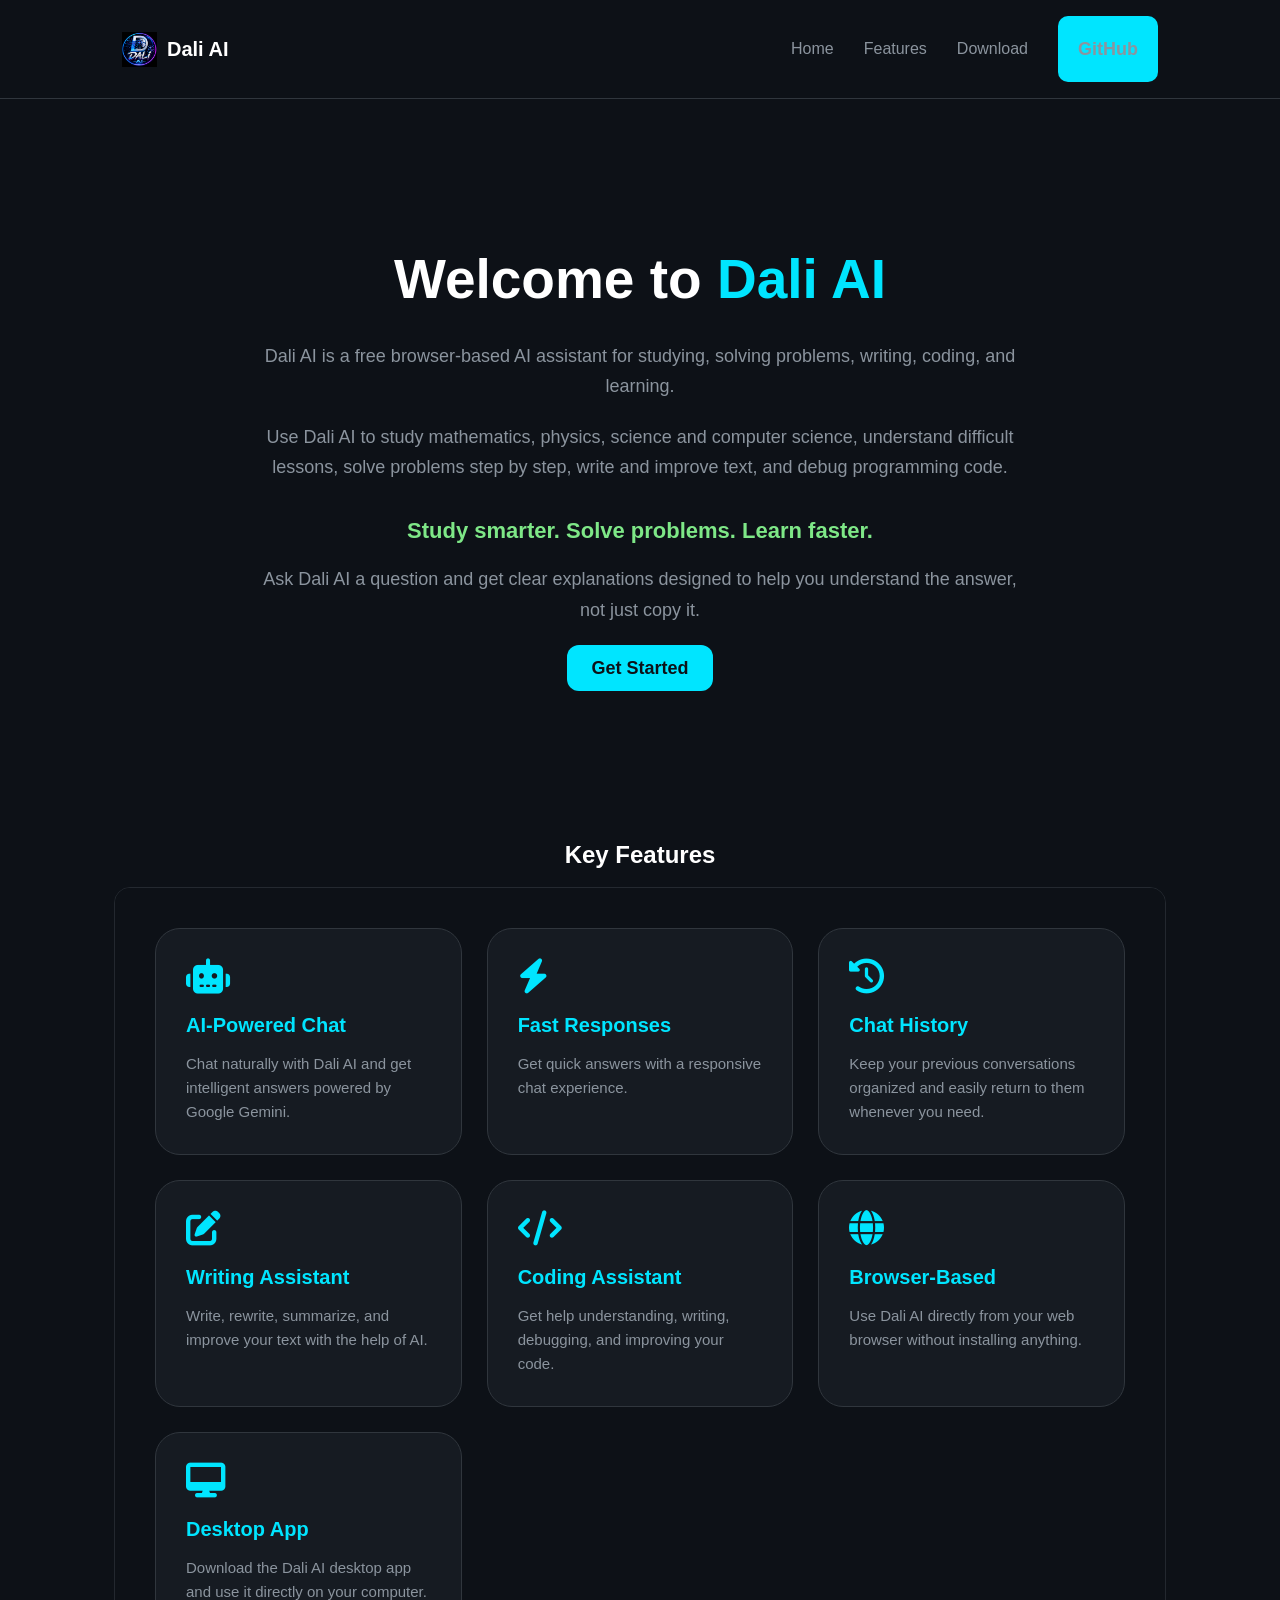
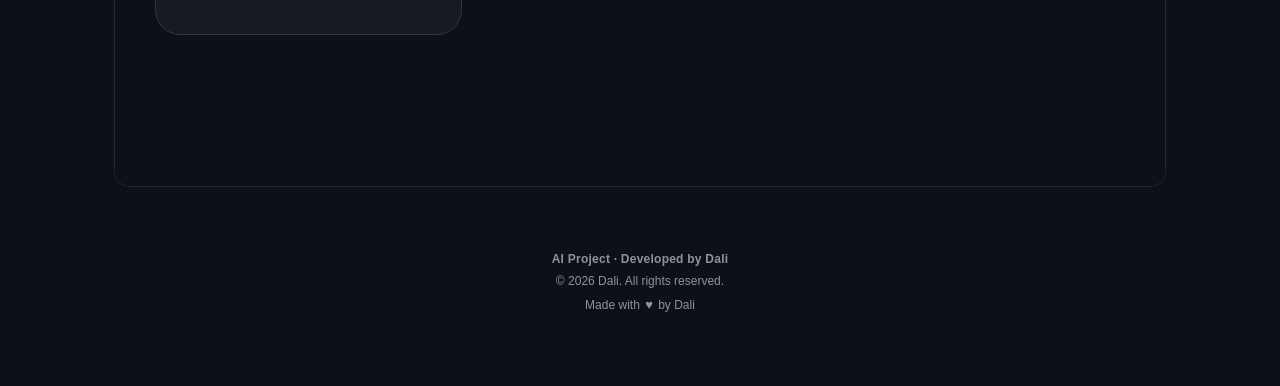
<file: index.html>
<!DOCTYPE html>
<html lang="en">
<head>
    <meta charset="UTF-8">
    <meta name="viewport" content="width=device-width, initial-scale=1.0, viewport-fit=cover">
    <title>Dali AI — AI Assistant for Study, Math, Physics, Science & Coding</title>
    <meta name="description" content="Dali AI is a browser-based AI assistant for studying, mathematics, physics, science, writing and programming. Ask questions, solve problems, understand lessons and debug code.">
    <meta name="robots" content="index, follow, max-image-preview:large">
    <link rel="canonical" href="https://daliai-lyart.vercel.app/">
    <meta name="theme-color" content="#0D1117">

    <meta property="og:type" content="website">
    <meta property="og:site_name" content="Dali AI">
    <meta property="og:title" content="Dali AI — AI Assistant for Study, Math, Physics, Science & Coding">
    <meta property="og:description" content="Study, solve mathematics and physics problems, explore science, write, learn and debug code with Dali AI.">
    <meta property="og:url" content="https://daliai-lyart.vercel.app/">
    <meta property="og:image" content="https://daliai-lyart.vercel.app/logo.png">
    <meta property="og:image:alt" content="Dali AI logo">

    <meta name="twitter:card" content="summary_large_image">
    <meta name="twitter:title" content="Dali AI — AI Assistant for Study, Math, Physics, Science & Coding">
    <meta name="twitter:description" content="An AI assistant for studying, mathematics, physics, science and programming.">
    <meta name="twitter:image" content="https://daliai-lyart.vercel.app/logo.png">

    <script type="application/ld+json">
    {
      "@context": "https://schema.org",
      "@graph": [
        {
          "@type": "WebSite",
          "@id": "https://daliai-lyart.vercel.app/#website",
          "url": "https://daliai-lyart.vercel.app/",
          "name": "Dali AI",
          "description": "Browser-based AI assistant for study, mathematics, physics, science and programming."
        },
        {
          "@type": "SoftwareApplication",
          "@id": "https://daliai-lyart.vercel.app/#software",
          "name": "Dali AI",
          "url": "https://daliai-lyart.vercel.app/",
          "applicationCategory": "EducationalApplication",
          "operatingSystem": "Web Browser",
          "description": "AI assistant for studying, solving math and physics problems, understanding science, writing and programming.",
          "image": "https://daliai-lyart.vercel.app/logo.png",
          "offers": {
            "@type": "Offer",
            "price": "0",
            "priceCurrency": "USD"
          }
        }
      ]
    }
    </script>
    <meta name="google-site-verification" content="TqaLuorFhgPQcwbPjlvxDZgQ2lglbda6POml2WBj8hQ" />
    <link rel="stylesheet" href="style.css?v=2">
    <link rel="shortcut icon" href="logo.ico" type="image/x-icon">
    <script>
        if ("serviceWorker" in navigator) {
            window.addEventListener("load", () => {
                navigator.serviceWorker.register("./sw.js").catch(() => {});
            });
        }
    </script>
</head>
<body>
    <nav class="nav">

        <div class="nav_c">
            <a href="index.html" class="logo">
                <img src="./logo.png" alt="Dali AI Logo">
                <span>Dali AI</span>
            </a>
            <div class="links">

                <a href="index.html">
                    Home
                </a>

                <a href="#features">
                    Features
                </a>

                <a href="download.html">
                    Download
                </a>
                <div class="git">
                    <a
                        href="https://github.com/daliai20072026-ui/daliai"
                        target="_blank"
                        rel="noopener noreferrer">
                        GitHub
                    </a>
                </div>

            </div>

        </div>

    </nav>
    <main class="hero">

        <h1>
            Welcome to <span>Dali AI</span>
        </h1>

        <p>
            Dali AI is a free browser-based AI assistant for studying, solving problems, writing, coding, and learning.
        </p>

        <p>
            Use Dali AI to study mathematics, physics, science and computer science, understand difficult lessons, solve problems step by step, write and improve text, and debug programming code.
        </p>

        <h3>
            Study smarter. Solve problems. Learn faster.
        </h3>

        <p>
            Ask Dali AI a question and get clear explanations designed to help you understand the answer, not just copy it.
        </p>
        <a href="chat.html" class="button">Get Started</a>
    </main>

    <section class="features-section" id="features">

        <h2 style="text-align: center;">Key Features</h2>

        <iframe
            src="Features.html"
            name="frame1"
            title="Dali AI Features">
        </iframe>

    </section>

    <footer class="site-footer" aria-label="Dali AI information">
        <p>AI Project · Developed by Dali</p>
        <p>© 2026 Dali. All rights reserved.</p>
        <p>Made with <span aria-hidden="true">♥</span> by Dali</p>
    </footer>
</body>
</html>
</file>
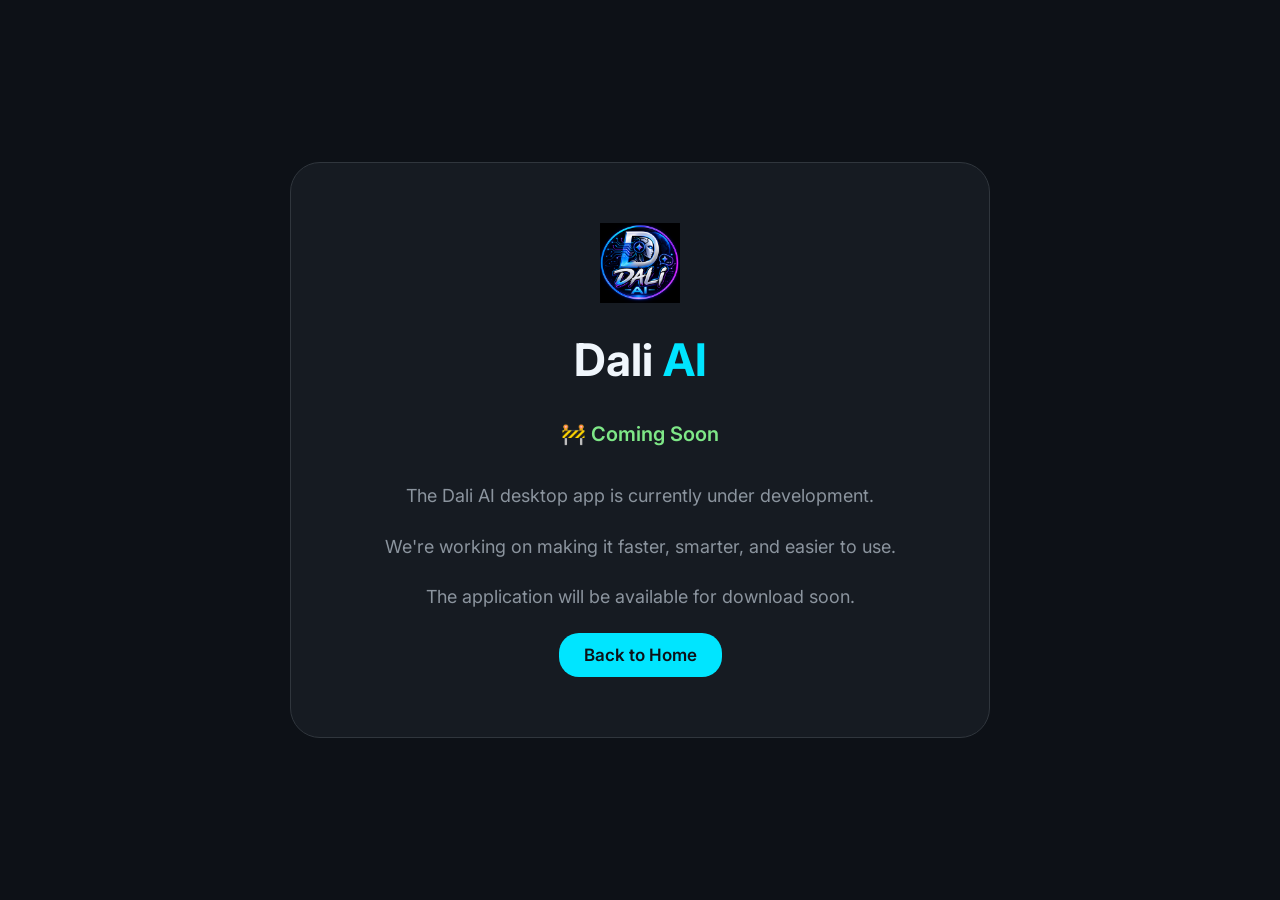
<file: download.html>
<!DOCTYPE html>
<html lang="en">

<head>
    <meta charset="UTF-8">
    <meta name="viewport" content="width=device-width, initial-scale=1.0">

    <title>Dali AI - Download</title>
    <meta name="description" content="Learn about the Dali AI desktop app and its upcoming availability.">
    <meta name="robots" content="index, follow, max-image-preview:large">
    <link rel="canonical" href="https://daliai-lyart.vercel.app/download.html">

    <link rel="shortcut icon" href="logo.ico" type="image/x-icon">

    <link rel="preconnect" href="https://fonts.googleapis.com">
    <link rel="preconnect" href="https://fonts.gstatic.com" crossorigin>

    <link
        href="https://fonts.googleapis.com/css2?family=Inter:wght@400;500;600;700&display=swap"
        rel="stylesheet">

    <style>
        * {
            margin: 0;
            padding: 0;
            box-sizing: border-box;
        }

        body {
            min-height: 100vh;
            background-color: #0D1117;
            color: #F0F6FC;
            font-family: "Inter", sans-serif;

            display: flex;
            justify-content: center;
            align-items: center;

            padding: 30px;
        }

        .container {
            width: 100%;
            max-width: 700px;
            text-align: center;

            background-color: #161B22;
            border: 1px solid #30363D;
            border-radius: 30px;

            padding: 60px 40px;

            transition: 0.3s ease;
        }

        .container:hover {
            border-color: #00E5FF;
            transform: translateY(-5px);
        }

        .logo {
            width: 80px;
            height: 80px;
            object-fit: contain;
            margin-bottom: 25px;
        }

        h1 {
            font-size: 45px;
            margin-bottom: 20px;
        }

        h1 span {
            color: #00E5FF;
        }

        p {
            color: #8B949E;
            font-size: 18px;
            line-height: 1.7;
            margin-bottom: 20px;
        }

        .status {
            color: #7EE787;
            font-size: 20px;
            font-weight: 600;
            margin: 30px 0;
        }

        .back {
            display: inline-block;
            text-decoration: none;
            color: #0D1117;
            background-color: #00E5FF;

            padding: 12px 25px;
            border-radius: 20px;

            font-size: 17px;
            font-weight: 600;

            transition: 0.3s ease;
        }

        .back:hover {
            background-color: #7EE787;
            transform: translateY(-3px);
        }

        @media (max-width: 600px) {

            .container {
                padding: 40px 25px;
            }

            h1 {
                font-size: 35px;
            }

            p {
                font-size: 16px;
            }

            .logo {
                width: 65px;
                height: 65px;
            }
        }
    </style>
</head>

<body>

    <main class="container">

        <img src="./logo.png" alt="Dali AI Logo" class="logo">

        <h1>
            Dali <span>AI</span>
        </h1>

        <p class="status">
            🚧 Coming Soon
        </p>

        <p>
            The Dali AI desktop app is currently under development.
        </p>

        <p>
            We're working on making it faster, smarter, and easier to use.
        </p>

        <p>
            The application will be available for download soon.
        </p>

        <a href="index.html" class="back">
            Back to Home
        </a>

    </main>

</body>

</html>
</file>
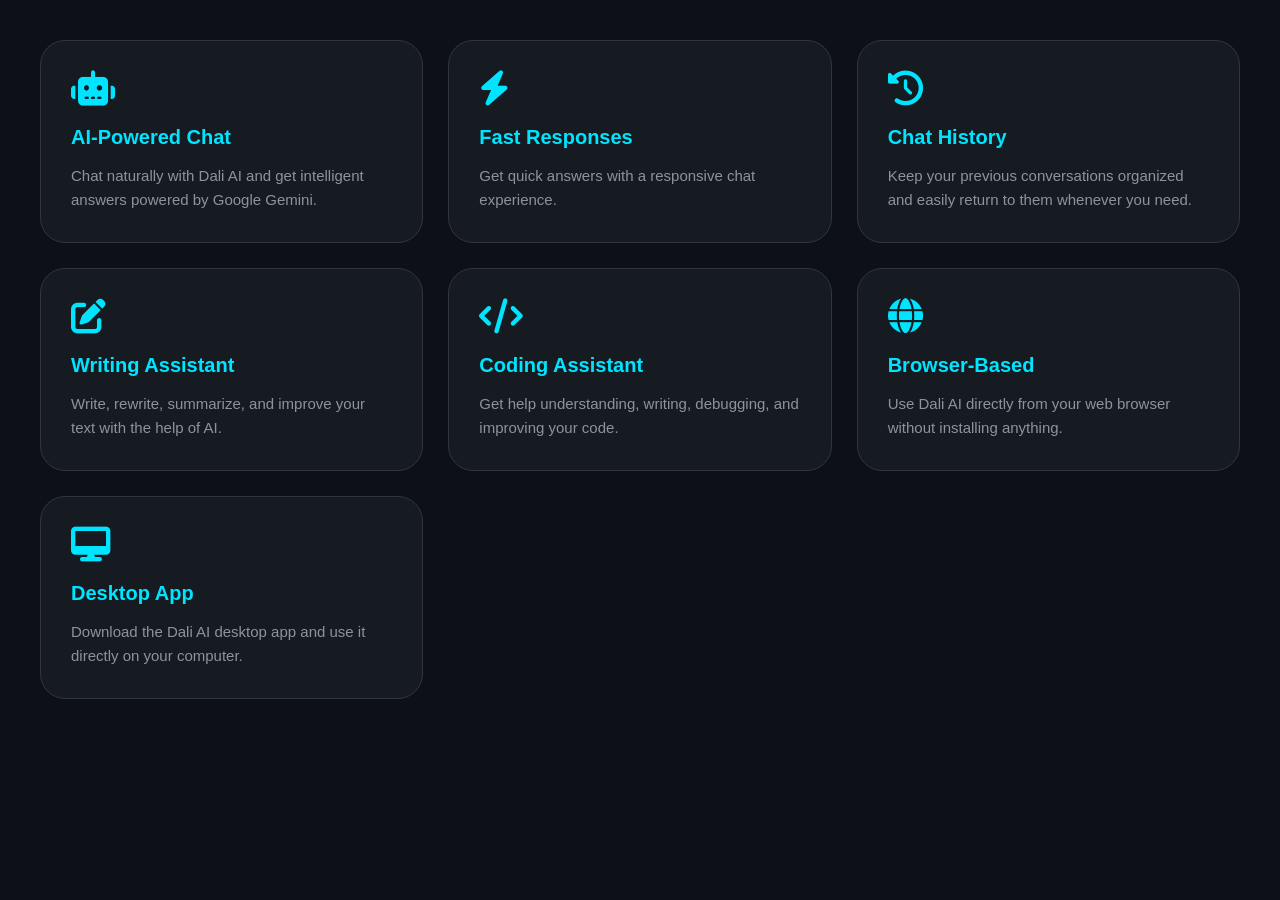
<file: Features.html>
<!DOCTYPE html>
<html lang="en">

<head>
    <meta charset="UTF-8">
    <meta name="viewport" content="width=device-width, initial-scale=1.0">

    <title>Dali AI - Features</title>
    <meta name="description" content="Explore Dali AI features for studying, mathematics, physics, science, writing and programming.">
    <meta name="robots" content="index, follow, max-image-preview:large">
    <link rel="canonical" href="https://daliai-lyart.vercel.app/Features.html">

    <!-- Font Awesome -->
    <link rel="stylesheet"
          href="https://cdnjs.cloudflare.com/ajax/libs/font-awesome/6.5.2/css/all.min.css">

    <style>
        * {
            margin: 0;
            padding: 0;
            box-sizing: border-box;
        }

        body {
            background-color: #0D1117;
            color: #F0F6FC;
            font-family: "Inter", sans-serif;

            padding: 40px;

            display: grid;
            grid-template-columns: repeat(3, 1fr);
            gap: 25px;
        }

        .card {
            background-color: #161B22;
            border: 1px solid #30363D;
            border-radius: 25px;
            padding: 30px;

            transition: all 0.3s ease;
        }

        .card:hover {
            transform: translateY(-6px);
            border-color: #00E5FF;
            box-shadow: 0 10px 30px rgba(0, 229, 255, 0.08);
        }

        /* ICON */
        .card i {
            display: block;
            color: #00E5FF;
            font-size: 35px;
            margin-bottom: 20px;

            transition: all 0.3s ease;
        }

        .card:hover i {
            transform: scale(1.1);
        }

        .card h3 {
            color: #00E5FF;
            font-size: 20px;
            margin-bottom: 15px;
        }

        .card p {
            color: #8B949E;
            font-size: 15px;
            line-height: 1.6;
        }

        /* TABLET */
        @media (max-width: 900px) {
            body {
                grid-template-columns: repeat(2, 1fr);
            }
        }

        /* PHONE */
        @media (max-width: 600px) {
            body {
                grid-template-columns: 1fr;
                padding: 20px;
            }

            .card {
                padding: 25px;
            }
        }
    </style>
</head>

<body>

    <div class="card">
        <i class="fa-solid fa-robot"></i>
        <h3>AI-Powered Chat</h3>
        <p>
            Chat naturally with Dali AI and get intelligent answers
            powered by Google Gemini.
        </p>
    </div>

    <div class="card">
        <i class="fa-solid fa-bolt"></i>
        <h3>Fast Responses</h3>
        <p>
            Get quick answers with a responsive chat experience.
        </p>
    </div>

    <div class="card">
        <i class="fa-solid fa-clock-rotate-left"></i>
        <h3>Chat History</h3>
        <p>
            Keep your previous conversations organized and easily
            return to them whenever you need.
        </p>
    </div>

    <div class="card">
        <i class="fa-solid fa-pen-to-square"></i>
        <h3>Writing Assistant</h3>
        <p>
            Write, rewrite, summarize, and improve your text
            with the help of AI.
        </p>
    </div>

    <div class="card">
        <i class="fa-solid fa-code"></i>
        <h3>Coding Assistant</h3>
        <p>
            Get help understanding, writing, debugging,
            and improving your code.
        </p>
    </div>

    

    <div class="card">
        <i class="fa-solid fa-globe"></i>
        <h3>Browser-Based</h3>
        <p>
            Use Dali AI directly from your web browser
            without installing anything.
        </p>
    </div>

    <div class="card">
        <i class="fa-solid fa-desktop"></i>
        <h3>Desktop App</h3>
        <p>
            Download the Dali AI desktop app and use it
            directly on your computer.
        </p>
    </div>

</body>

</html>
</file>
<file: style.css>
* {
    margin: 0;
    padding: 0;
    box-sizing: border-box;
}

body {
    background-color: #0D1117;
    color: white;
    font-family: "Inter", sans-serif;
}



.nav {
    position: sticky;
    top: 0;
    background-color: #0D1117;
    border-bottom: 1px solid #30363D;
    z-index: 1000;
}

.nav_c {
    max-width: 1100px;
    margin: 0 auto;
    padding: 1rem 2rem;

    display: flex;
    justify-content: space-between;
    align-items: center;
}



.logo {
    display: flex;
    align-items: center;
    gap: 10px;

    text-decoration: none;
    font-size: 1.25rem;
    font-weight: 700;
    color: white;
}

.logo img {
    width: 35px;
    height: 35px;
    object-fit: contain;
}



.nav_c a {
    text-decoration: none;
}

.links {
    display: flex;
    gap: 30px;
}

.links a {
    color: #8B949E;
    transition: 0.3s ease;
}

.links a:hover {
    color: #00E5FF;
}



.hero {
    max-width: 900px;
    margin: 100px auto;
    padding: 50px;
    text-align: center;
}

.hero h1 {
    font-size: 55px;
    font-weight: 700;
    margin-bottom: 30px;
}

.hero h1 span {
    color: #00E5FF;
}

.hero p {
    color: #8B949E;
    font-size: 18px;
    line-height: 1.7;
    margin-bottom: 20px;
}

.hero h3 {
    color: #7EE787;
    font-size: 22px;
    margin: 35px 0 20px;
}
.git {
    display: inline-block;
    background-color: #00E5FF;
    color: #0D1117;
    padding: 12px 20px;
    border-radius: 10px;
    font-size: 18px;
    font-weight: 600;
    text-decoration: none;

    transition: all 0.3s ease;
}

.git:hover {
    background-color: #7EE787;
    transform: translateY(-3px);
}


iframe {
    width: 100%;
    height: 900px;
    border: none;
}
/* =========================
   RESPONSIVE DESIGN
   ========================= */

/* Tablet */
@media (max-width: 768px) {

    .nav_c {
        padding: 1rem;
    }

    .links {
        gap: 15px;
    }

    .links a {
        font-size: 14px;
    }

    .hero {
        margin: 60px auto;
        padding: 30px;
    }

    .hero h1 {
        font-size: 40px;
    }

    .hero p {
        font-size: 16px;
    }

    .hero h3 {
        font-size: 20px;
    }

    iframe {
        height: 1000px;
    }
}


/* Phone */
@media (max-width: 500px) {

    .nav_c {
        padding: 15px;
        flex-direction: column;
        gap: 15px;
    }

    .logo {
        font-size: 20px;
    }

    .logo img {
        width: 30px;
        height: 30px;
    }

    .links {
        width: 100%;
        justify-content: center;
        gap: 15px;
    }

    .links a {
        font-size: 13px;
    }

    .hero {
        margin: 40px auto;
        padding: 20px;
    }

    .hero h1 {
        font-size: 32px;
        line-height: 1.2;
        margin-bottom: 20px;
    }

    .hero p {
        font-size: 15px;
        line-height: 1.6;
    }

    .hero h3 {
        font-size: 18px;
        margin: 25px 0 15px;
    }

    iframe {
        height: 1200px;
    }
}
html {
    scroll-behavior: smooth;
}
.button {
    display: inline-block;
    text-decoration: none;
    color: #0D1117;
    background-color: #00E5FF;

    padding: 12px 25px;
    border-radius: 20px;

    font-size: 18px;
    font-weight: 600;

    transition: all 0.3s ease;
}

.button:hover {
    transform: translateY(-3px);
    background-color: #7ee7e5;
}

/* Accessibility and mobile polish */
.nav_c,
.hero,
.features-section {
    width: min(100%, 1100px);
}

.features-section {
    margin: 0 auto 80px;
    padding: 0 20px;
}

.features-section h2 {
    margin-bottom: 20px;
}

iframe {
    display: block;
    min-height: 700px;
}

.button:focus-visible,
.links a:focus-visible,
.logo:focus-visible {
    outline: 2px solid #00E5FF;
    outline-offset: 4px;
}

@media (max-width: 600px) {
    .links {
        flex-wrap: wrap;
    }

    .hero {
        width: 100%;
    }

    .features-section {
        padding: 0 10px;
    }
}


/* =========================================================
   DALI AI — MOBILE HARDENING
========================================================= */

html,
body {
    width: 100%;
    max-width: 100%;
    overflow-x: hidden;
    -webkit-text-size-adjust: 100%;
    text-size-adjust: 100%;
}

.nav_c,
.hero,
.features-section {
    max-width: 1100px;
}

@media (max-width: 767px) {
    .nav_c {
        width: 100%;
        padding: 12px 14px;
        gap: 10px;
    }

    .links {
        width: 100%;
        flex-wrap: wrap;
        align-items: center;
        justify-content: center;
        gap: 8px 14px;
    }

    .links a {
        white-space: nowrap;
    }

    .git {
        padding: 8px 12px;
        font-size: 13px;
    }

    .hero {
        width: 100%;
        margin: 35px auto 55px;
        padding: 24px 16px;
    }

    .hero h1 {
        font-size: clamp(30px, 9vw, 42px);
        line-height: 1.15;
    }

    .hero p {
        font-size: 16px;
        line-height: 1.65;
    }

    .button {
        min-height: 44px;
        padding: 11px 20px;
        font-size: 16px;
    }

    .features-section {
        width: 100%;
        padding: 0 10px;
        margin-bottom: 40px;
    }

    .features-section h2 {
        font-size: 24px;
    }

    iframe {
        width: 100%;
        min-width: 0;
        height: 1000px;
    }
}

@media (max-width: 420px) {
    .nav_c {
        padding-left: 10px;
        padding-right: 10px;
    }

    .logo {
        font-size: 19px;
    }

    .links {
        gap: 7px 10px;
    }

    .links a {
        font-size: 12px;
    }

    .git {
        font-size: 12px;
        padding: 7px 10px;
    }

    .hero {
        padding-left: 12px;
        padding-right: 12px;
    }

    .hero p {
        font-size: 15px;
    }

    iframe {
        height: 950px;
    }
}


/* Dali AI site footer */
.site-footer {
    width: min(100%, 1100px);
    margin: 0 auto 50px;
    padding: 18px 16px calc(18px + env(safe-area-inset-bottom));
    text-align: center;
    color: #8B949E;
    font-size: 12px;
    line-height: 1.6;
}

.site-footer p {
    margin: 3px 0;
}

.site-footer p:first-child {
    font-weight: 700;
    letter-spacing: 0.02em;
}

.site-footer span {
    display: inline-block;
    margin: 0 2px;
    font-size: 13px;
}

@media (max-width: 500px) {
    .site-footer {
        font-size: 11px;
        margin-bottom: 30px;
        padding-left: 10px;
        padding-right: 10px;
    }
}


/* Responsive polish: homepage navigation, hero, feature frame, and footer */
html { scroll-behavior: smooth; }
body { min-width: 320px; overflow-x: clip; }
.nav { padding-top: env(safe-area-inset-top); }
.nav_c { width: min(100%, 1160px); gap: 18px; }
.links { align-items: center; flex-wrap: wrap; justify-content: flex-end; }
.links a, .git a { min-height: 42px; display: inline-flex; align-items: center; }
.hero { width: min(100% - 32px, 900px); padding: clamp(22px, 5vw, 50px); }
.hero h1 { font-size: clamp(32px, 5.5vw, 55px); line-height: 1.12; overflow-wrap: anywhere; }
.hero p { max-width: 760px; margin-left: auto; margin-right: auto; }
.button { display: inline-flex; align-items: center; justify-content: center; min-height: 46px; padding: 12px 24px; border-radius: 12px; font-weight: 700; text-decoration: none; }
.features-section { width: min(100%, 1160px); margin: 0 auto 42px; padding: 0 clamp(12px, 3vw, 24px); }
.features-section h2 { margin: 0 0 18px; }
.features-section iframe { display: block; width: 100%; min-width: 0; max-width: 100%; border: 1px solid rgba(139,148,158,.18); border-radius: 16px; overflow: hidden; }
.site-footer { overflow-wrap: anywhere; }
a, button { -webkit-tap-highlight-color: transparent; }
:focus-visible { outline: 2px solid #00e5ff; outline-offset: 3px; }
@media (max-width: 700px) {
  .nav_c { flex-direction: row; align-items: center; padding: 12px 16px; }
  .links { gap: 6px 12px; }
  .links a { font-size: 13px; }
  .git { padding: 7px 11px; font-size: 13px; }
  .hero { margin: clamp(28px, 7vh, 54px) auto; padding: 24px 18px; }
  .hero h1 { margin-bottom: 20px; }
  .hero h3 { line-height: 1.35; }
  .features-section iframe { height: 980px; }
}
@media (max-width: 480px) {
  .nav_c { flex-wrap: wrap; justify-content: center; gap: 10px; }
  .logo { font-size: 19px; }
  .logo img { width: 31px; height: 31px; }
  .links { width: 100%; justify-content: center; gap: 4px 13px; }
  .links a { min-height: 36px; font-size: 12px; }
  .git { padding: 5px 9px; font-size: 12px; }
  .hero { width: calc(100% - 20px); padding: 22px 10px; }
  .hero p { font-size: 15px; line-height: 1.7; }
  .hero h3 { font-size: 18px; }
  .features-section { padding: 0 10px; }
  .features-section iframe { height: 920px; border-radius: 12px; }
}
@media (prefers-reduced-motion: reduce) {
  html { scroll-behavior: auto; }
  *, *::before, *::after { animation-duration: .01ms !important; transition-duration: .01ms !important; }
}
</file>
